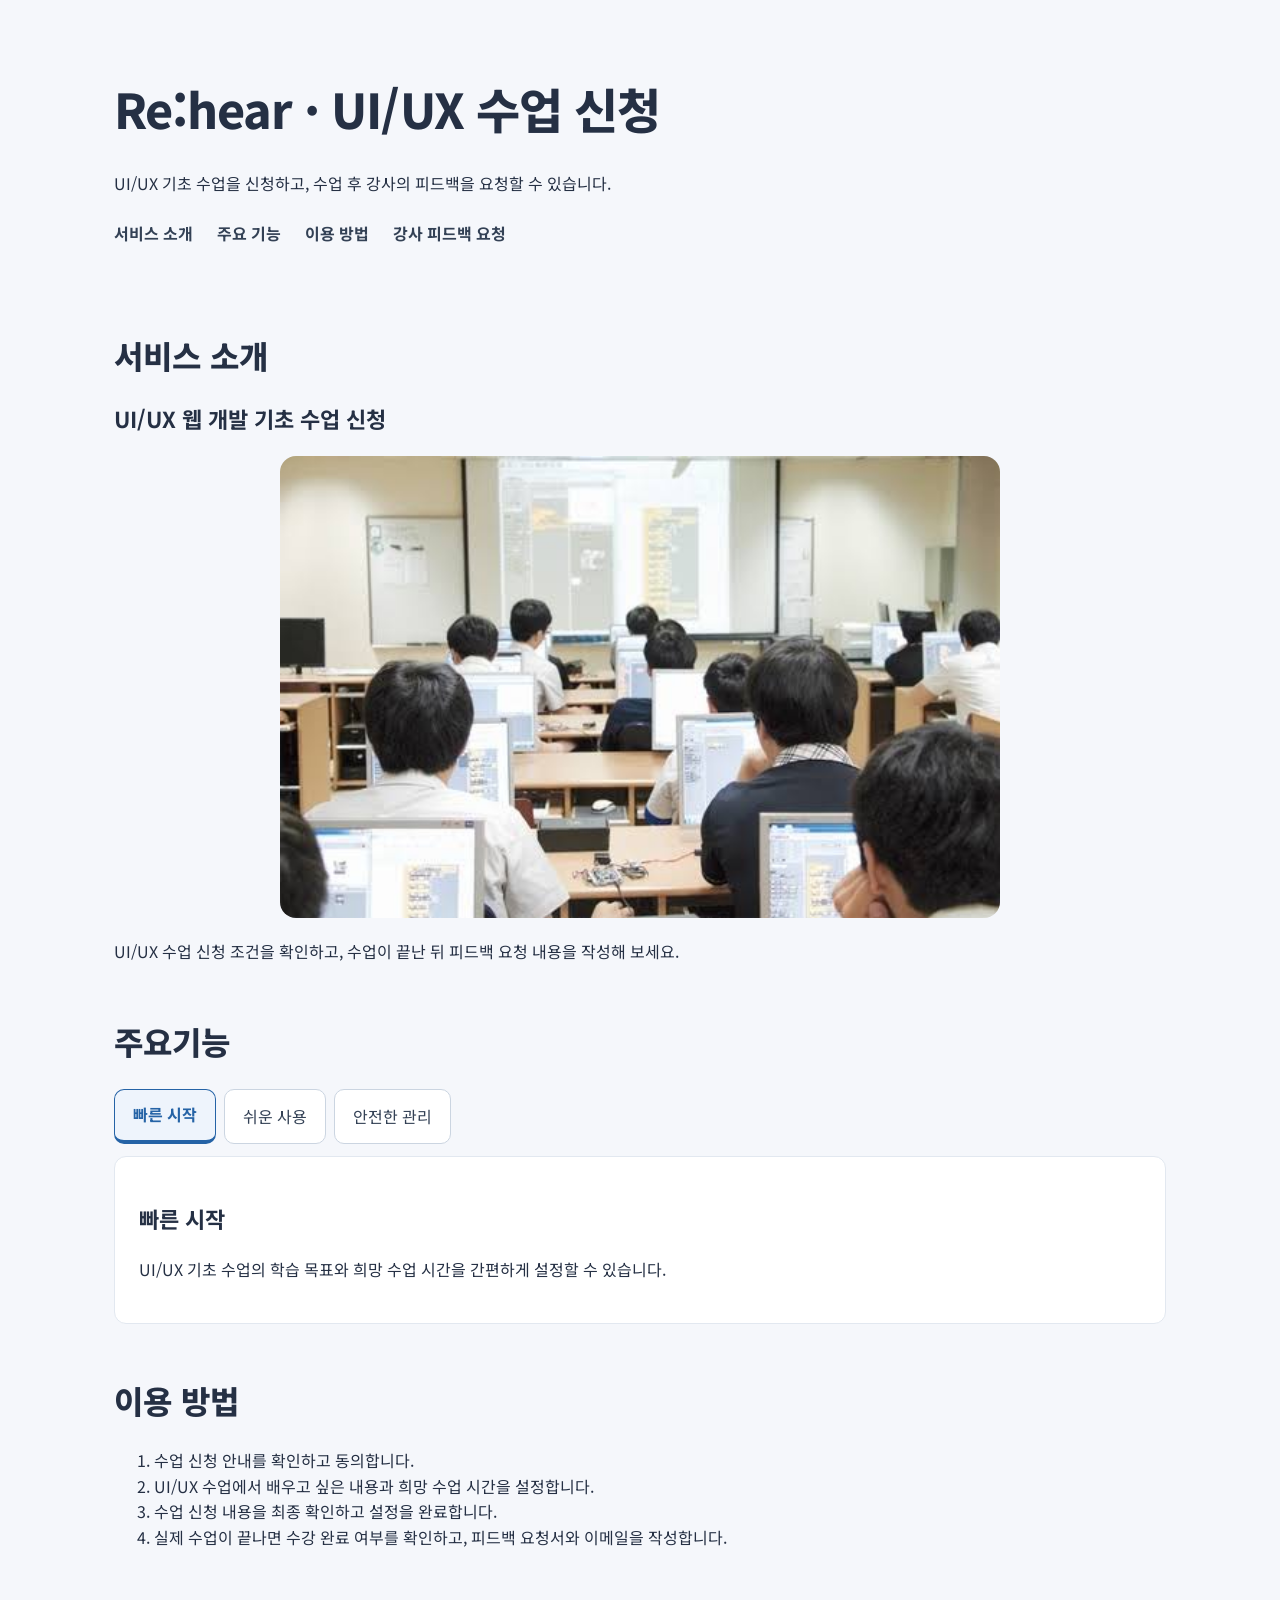
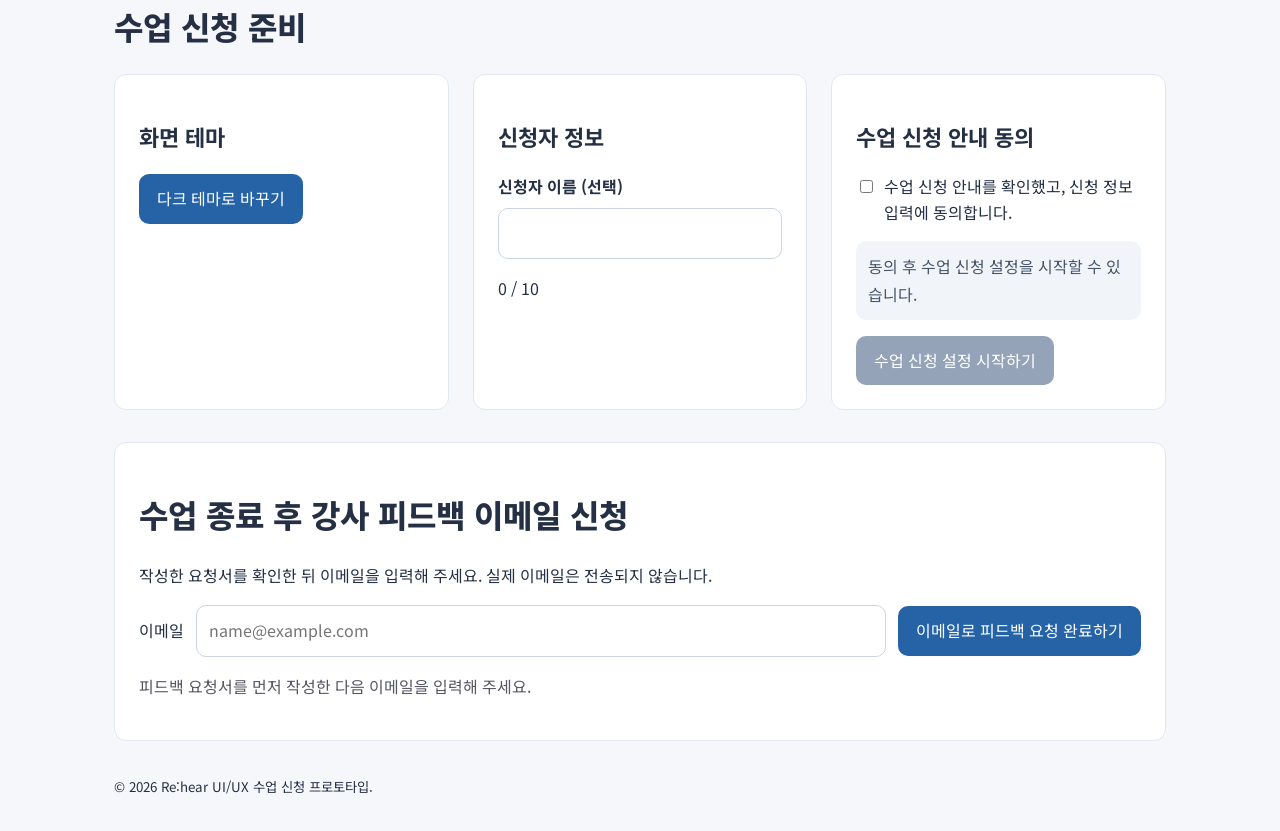
<file: index.html>
<!DOCTYPE html>
<html lang="ko">

<head>
    <meta charset="UTF-8">
    <meta name="viewport" content="width=device-width, initial-scale=1.0">
    <title>Re:hear</title>

    <link rel="preconnect" href="https://fonts.googleapis.com">
    <link rel="preconnect" href="https://fonts.gstatic.com" crossorigin>
    <link href="https://fonts.googleapis.com/css2?family=Noto+Sans+KR:wght@100..900&display=swap" rel="stylesheet">
    <link rel="stylesheet" href="style.css">
</head>
    
<body>
    <!--
      사용자: UI/UX 웹 개발 기초 수업을 신청하고 강사 피드백을 받고 싶은 학습자
      목적: UI/UX 수업 신청 과정을 안내하고 수업 후 피드백을 요청한다
      핵심 행동: 수업 신청 정보를 설정하고 수업 후 피드백 요청서와 이메일을 작성한다.
      정보 순서: 서비스 소개 → 주요 기능 → 이용 방법 → 수업 신청 → 강사 피드백 요청
      -->
    <header>
        <h1>Re:hear · UI/UX 수업 신청</h1>
        <p>UI/UX 기초 수업을 신청하고, 수업 후 강사의 피드백을 요청할 수 있습니다.</p>

        <nav aria-label="주요메뉴">
            <a href="#about">서비스 소개</a>
            <a href="#features">주요 기능</a>
            <a href="#steps">이용 방법</a>
            <a href="#subscribe">강사 피드백 요청</a>
        </nav>
    </header>

    <main>
        <section id="about">
            <h2>서비스 소개</h2>
            <h3>UI/UX 웹 개발 기초 수업 신청</h3>

            <img src="./assets/images/service.jpg" alt="코딩으로 웹을 개발하는 사용자">

            <p>UI/UX 수업 신청 조건을 확인하고, 수업이 끝난 뒤 피드백 요청 내용을 작성해 보세요.</p>
        </section>

        <section id="features">
            <h2>주요기능</h2>

            <div class="tabs" role="tablist" aria-label="기능 선택">
                <button
                    id="tab-practice"
                    class="tab is-active"
                    type="button"
                    role="tab"
                    aria-selected="true"
                    aria-controls="feature-practice"
                    data-target="#feature-practice">
                    빠른 시작
                </button>        

                <button
                    id="tab-audience"
                    class="tab"
                    type="button"
                    role="tab"
                    aria-selected="false"
                    aria-controls="feature-audience"
                    data-target="#feature-audience">
                    쉬운 사용
                </button>

                <button
                    id="tab-feedback"
                    class="tab"
                    type="button"
                    role="tab"
                    aria-selected="false"
                    aria-controls="feature-feedback"
                    data-target="#feature-feedback">
                    안전한 관리
                </button>
            </div>
            <!-- 버튼 형식으로 변경
            <ul class="feature-list">
                <li class="feature-card">    
                    <h3>.빠른시작</h3>
                    <p>UI/UX 기초 수업의 학습 목표와 희망 수업 시간을 간편하게 설정할 수 있습니다.</p>
                </li>

                <li class="feature-card">
                    <h3>쉬운사용</h3>
                    <p>서비스 안내부터 수업 신청, 피드백 요청까지 순서대로 확인할 수 있습니다.</p>
                </li>

                <li class="feature-card">
                    <h3>안전한 관리</h3>
                    <p>신청 안내에 동의한 뒤 수업 신청 설정을 시작할 수 있습니다.</p>
                </li>
            </ul> -->
            <div    
                id="feature-practice"
                class="panel is-active"
                role="tabpanel"
                aria-labelledby="tab-practice">
                <h3>빠른 시작</h3>
                <p>UI/UX 기초 수업의 학습 목표와 희망 수업 시간을 간편하게 설정할 수 있습니다.</p>
            </div>

            <div
                id="feature-audience"
                class="panel"
                role="tabpanel"
                aria-labelledby="tab-audience"
                hidden>
                <h3>쉬운 사용</h3>
                <p>서비스 안내부터 수업 신청, 피드백 요청까지 순서대로 확인할 수 있습니다.</p>
            </div>

            <div
                id="feature-feedback"
                class="panel"
                role="tabpanel"
                aria-labelledby="tab-feedback"
                hidden>
                <h3>안전한 관리</h3>
                <p>신청 안내에 동의한 뒤 수업 신청 설정을 시작할 수 있습니다.</p>
            </div>                 
        </section>

        <section id="steps">
            <h2> 이용 방법 </h2>
            <ol>
                <li>수업 신청 안내를 확인하고 동의합니다.</li>
                <li>UI/UX 수업에서 배우고 싶은 내용과 희망 수업 시간을 설정합니다.</li>
                <li>수업 신청 내용을 최종 확인하고 설정을 완료합니다.</li>
                <li>실제 수업이 끝나면 수강 완료 여부를 확인하고, 피드백 요청서와 이메일을 작성합니다.</li>
            </ol>
        </section>

        <section id="event-practice">
            <h2>수업 신청 준비</h2>

            <div class="event-grid">
                <article class="event-card">
                <h3>화면 테마</h3>
                <button id="themeButton" type="button">다크 테마로 바꾸기</button>
                </article>

                <article class="event-card">
                    <h3>신청자 정보</h3>
                    <label for="nickname">신청자 이름 (선택)</label>
                    <input type="text" id="nickname" maxlength="10">
                    <p id="nicknameCount" aria-live="polite">0 / 10</p>
                </article>

                <article class="event-card">
                    <h3>수업 신청 안내 동의</h3>
                    <label class="agree-row">
                        <input type="checkbox" id="agreeCheck">
                        수업 신청 안내를 확인했고, 신청 정보 입력에 동의합니다.
                    </label>
                    <p id="agreeMessage" aria-live="polite">
                        동의 후 수업 신청 설정을 시작할 수 있습니다.
                    </p>
                    <button id="startButton" type="button" disabled>
                        수업 신청 설정 시작하기
                    </button>
                </article>
            </div>
        </section>

        <dialog id = "recording-dialog" aria-labelledby="recording-title" aria-describedby="recording-description">
            <h2 id = "recording-title"> 수업 신청 안내 </h2>
            <p id = "recording-description"> UI/UX 수업 신청 정보를 설정합니다. 이 페이지는 과제용 프로토타입이므로 실제 수업 예약이나 정보 전송은 진행되지 않습니다. </p>
            <div class = "dialog-actions">
                <button id = "recording-cancel" type = "button"> 돌아가기 </button>
                <button id = "recording-confirm" type = "button"> 동의하고 신청 설정 시작하기 </button> 
            </div>
        </dialog>

        <section id = "training-flow" class = "training-flow" hidden>
            <h2> UI/UX 수업 신청 설정 </h2>
            <p class = "progress" aria-label="설정 진행 단계">
                <span class = "progress__item">1 · 정보</span>
                <span class = "progress__item">2 · 조건</span>
                <span class = "progress__item">3 · 확인</span>
            </p>
            
        <section class="step" data-step="1" hidden>
            <h3>수업 신청 정보를 입력해 주세요.</h3>
            <label for="presentation-title">학습 목표</label>
            <input id="presentation-title" type="text" placeholder="예: 반응형 웹페이지를 직접 만들어 보고 싶습니다" aria-describedby="title-error">
            <p id="title-error" class="error-message" aria-live="polite"></p>
            <button id="title-next" type="button">수업 조건 선택하기</button>
        </section>

        <section class="step" data-step="2" hidden>
            <h3>희망 수업 조건을 선택해 주세요.</h3>
            <label for="duration-range">희망 수업 시간</label>
            <input id="duration-range" type="range" min="0" max="2" step="1" value="1">
            <output id="duration-value" for="duration-range">60분</output>
            <label><input type="checkbox" id="qna-option">수업 중 질의응답 포함</label>
            <fieldset id="qna-options" hidden>
                <legend>희망 질문 수</legend>
                <label><input type="radio" name="qna-count" value="1">1개</label>
                <label><input type="radio" name="qna-count" value="2" checked>2개</label>
                <label><input type="radio" name="qna-count" value="3">3개</label>
            </fieldset>
            <div class="step-actions">
                <button id="option-prev" type="button">이전</button>
                <button id="option-next" type="button">내용 확인하기</button>
            </div>
        </section>
    
        <section class="step" data-step="3" hidden>
            <h3>입력한 내용을 확인해 주세요.</h3>
            <div class="summary-list">
                <div><span>학습 목표</span><strong id="summary-title"></strong></div>
                <div><span>희망 수업 시간</span><strong id="summary-duration"></strong></div>
                <div><span>질의응답</span><strong id="summary-qna"></strong></div>
            </div>
            <div class="step-actions">
                <button id="summary-prev" type="button">수정하기</button>
                <button id="finish-button" type="button">신청 내용 확인 완료</button>
            </div>
        </section>

        <section class="step complete-step" data-step="4" hidden>
            <h3>수업 신청 내용 확인이 완료되었습니다.</h3>
            <p>신청 내용을 확인했습니다. 이는 실제 예약이 아닌 시연용입니다. 수업을 수강한 뒤 피드백 요청 단계로 진행해 주세요.</p>
            <div class="step-actions"><button id="restart-button" type="button">수업 신청 다시 설정하기</button>
            <button id="feedback-open" type="button">수업 수강 후 피드백 요청하기</button></div>
        </section>

    </section>


        <!-- 중간고사 신규 기능: 7주차 설정 완료 후 수업 피드백 요청서 작성 -->
        <section id="feedback-request" class="training-flow" hidden>
            <h2>강사 피드백 요청서 작성</h2>
            <p>수업을 실제로 수강했다면 수강 여부를 체크하고 피드백받고 싶은 내용을 작성해 주세요. (수강 여부는 시연용 자가 확인이며 검증하지 않습니다.)</p>
            <p id="feedback-class" class="feedback-context" aria-live="polite"></p>
            <div class="feedback-inputs" id="feedback-inputs">
                <label class="agree-row"><input type="checkbox" id="course-finished"> UI/UX 수업을 수강했습니다. (시연용 확인)</label>
                <fieldset>
                    <legend>피드백받을 항목</legend>
                    <label><input type="radio" name="feedback-topic" value="디자인 구성"> 디자인 구성</label>
                    <label><input type="radio" name="feedback-topic" value="사용자 편의성"> 사용자 편의성</label>
                    <label><input type="radio" name="feedback-topic" value="HTML/CSS 코드"> HTML/CSS 코드</label>
                </fieldset>
                <label for="feedback-detail">강사에게 요청할 내용</label>
                <textarea id="feedback-detail" rows="4" maxlength="500" placeholder="예: 제가 만든 웹페이지의 버튼 배치가 적절한지 확인해 주세요."></textarea>
                <p id="feedback-error" class="error-message" aria-live="polite"></p>
                <div class="step-actions">
                    <button id="feedback-cancel" type="button" class="secondary-button">작성 취소</button>
                    <button id="feedback-check" type="button">피드백 요청 내용 확인</button>
                </div>
            </div>
            <div id="feedback-preview" hidden>
                <h3>작성한 피드백 요청서</h3>
                <div class="summary-list">
                    <div><span>학습 목표</span><strong id="feedback-summary-class"></strong></div>
                    <div><span>요청 항목</span><strong id="feedback-summary-topic"></strong></div>
                    <div><span>요청 내용</span><strong id="feedback-summary-detail"></strong></div>
                </div>
                <div class="step-actions">
                    <button id="feedback-edit" type="button" class="secondary-button">요청 내용 수정하기</button>
                    <button id="feedback-to-email" type="button">이메일 입력하기</button>
                </div>
            </div>
        </section>

        <section id="subscribe" class="subscribe-card">
            <h2> 수업 종료 후 강사 피드백 이메일 신청 </h2>
            <p>작성한 요청서를 확인한 뒤 이메일을 입력해 주세요. 실제 이메일은 전송되지 않습니다.</p>
            <form id="subscribe-form" novalidate>
                <label for="email">이메일</label>
                <input type="email" id="email" name="email" placeholder="name@example.com" autocomplete="email" aria-describedby="subscribeMessage">
                <button id="subscribeButton" type="submit">이메일로 피드백 요청 완료하기</button>
            </form>

            <p id="subscribeMessage" aria-live="polite">
                피드백 요청서를 먼저 작성한 다음 이메일을 입력해 주세요.
            </p>          
        </section>
    </main>


    <footer>
        <small>© 2026 Re:hear UI/UX 수업 신청 프로토타입.</small>
    </footer>

    <script src="script.js"></script>

</body>

</html>
</file>
<file: style.css>
body {
    color: #292a31;
    font-family: "Noto Sans KR", Arial, sans-serif;
    line-height: 1.6;
    margin: 0;
    background-color: #a6a6ff;
}

header,
main,
footer{
    /* 좁은 화면에서는 사용 가능한 너비에 맞춰 줄어듭니다.*/
    width: 100%;

    /* 넓은 화면에서도 콘텐츠는 1100px보다 커지지 않습니다.*/
    max-width: 1100px;

    margin: 0 auto;
    padding-left: 24px;
    padding-right: 24px;
}

img{
    display: block;
    width: 100%;
    max-width: 720px;
    height: auto;
    margin: 20px auto;
    border-radius: 16px;
}

header{
    padding-top: 48px;
    padding-bottom: 32px;
}

section{
    margin-top: 56px;
}

footer{
    padding-top: 32px;
    padding-bottom: 32px;
}

nav{
    display: flex;

    /* 메뉴가 들어갈 자리가 부족하면 다음 줄로 이동 */
    flex-wrap: wrap;

    gap: 24px;
    margin-top: 24px;
}

nav a{
    color: #5b5870;
    font-weight: 700;
    text-decoration: none;
}

h1{
    font-size: 48px;
    font-weight: 800;
    line-height: 1.2;
    letter-spacing: -0.02em;
}

h2{
    color: #000;
    font-size: 32px;
    font-weight: 800;
    line-height: 1.3;
}

h3{
    font-size: 22px;
    font-weight: 700;
    line-height: 1.4;
}

p{
    color: #000;
    line-height: 1.7;
}

.feature-list {
    list-style-type: none;
    padding-left: 0;
    margin: 0;

    display: grid;

    /* 들어갈 수 있는 만큼 열을 만들고,
    카드 너비는 최소 260px부터 남은 공간까지 사용 */
    grid-template-columns: repeat(auto-fit, minmax(260px, 1fr));

    /* 카드가 좁게 눌리지 않고 다음 줄로 이동
    flex-wrap: wrap;

    align-items: stretch; 삭제*/
    gap: 24px;
}

.feature-card {
    min-width: 0;
    padding: 20px 24px;
    margin-bottom: 0;
    border: 1px solid #009fc7;
    border-radius: 12px;
    background-color: #b5f7bc;
}

*,
*::before,
*::after {
    box-sizing: border-box;
}

.subscribe-card{
    padding: 24px;
    margin-top: 32px;
    background-color: #fffefe;
    border: 1px solid #fffefe;
    border-radius: 12px;
}

.feature-list{
    grid-template-columns: 1fr;
}

form{
    display: flex;
    align-items: center;
    gap: 12px;
}

input{
    flex: 1;
    min-width: 0;
    padding: 12px;
    border: 1px solid #b8b7c5;
    border-radius: 10px;
}

button{
    padding: 12px 18px;
    border: 0;
    border-radius: 10px;
    color: #ffffff;
    background-color: #4cffa3;
    cursor: pointer;
    transition: background-color 0.2s, transform 0.2s;
}

input,
button{
    font: inherit;
}

button:hover{
    background-color: #148e4b;
}

button:focus,
input:focus{
    outline: 3px solid #a4fab4;
    outline-offset: 2px;
}

button:active{
    transform: translate(1px);
}

/* 5주차: 이메일 신청 결과 안내 */
#subscribeMessage {
  margin-top: 16px;
  color: #555763;
}

#subscribeMessage.is-success {
  color: #245c3a;
  background-color: #e7f7ed;
  padding: 12px;
  border-radius: 10px;
  font-weight: 700;
}

#subscribeMessage.is-error {
  color: #9b1c1c;
  background-color: #ffe9e9;
  padding: 12px;
  border-radius: 10px;
  font-weight: 700;
}

#subscribeButton:disabled {
  color: #ffffff;
  background-color: #a8a8b2;
  cursor: not-allowed;
}

.event-grid{
    display: grid;
    grid-template-columns: repeat(auto-fit, minmax(260px, 1fr));
    gap: 24px;
}

.event-card{
    min-width: 0;
    padding: 24px;
    border: 1px solid #deddea;
    border-radius: 12px;
    background-color: #ffffff;
}

.event-card label:not(.agree-row){
    display: block;
    margin-bottom: 8px;
    font-weight: 700;
}

.event-card input[type="text"]{
    width: 100%;
}

.agree-row{
    display: flex;
    align-items: flex-start;
    gap: 8px;
}

.agree-row input{
    flex: 0 0 auto;
    margin-top: 6px;
}

#startButton:disabled {
    color: #ffffff;
    background-color: #a8a8b2;
    cursor: not-allowed;
}

/* 다크 테마 설정시 */
body.dark{
    color: #f4f4f8;
    background-color: #20212a; 
}

body.dark p,
body.dark nav a{
    color: #d8d8e2;
}

body.dark .feature-card,
body.dark .event-card,
body.dark .subscribe-card{
    border-color: #50515f;
    background-color: #2d2e38;
}

#agreeMessage{
    padding: 12px;
    border-radius: 10px;
    background-color: #ecebf2; 
}

#agreeMessage.is-ready{ 
    color: #245c3a; 
    background-color: #e7f7ed; 
    font-weight: 700; 
}

/* 6주차: 탭 */
.tabs{ 
    display: flex; 
    flex-wrap: wrap; 
    gap: 8px; 
    margin-bottom: 12px; 
}

.tab{
    color: #5b5870;
    background-color: #ffffff;
    border: 1px solid #deddea; 
}

.tab:hover{
    color: #ffffff; 
    background-color: #4b43db; 
}

.tab.is-active {
    color: #635bff;
    background-color: #ffffff;
    border-color: #635bff;
    border-bottom: 4px solid currentColor;
    font-weight: 700;
}

.panel{ 
    padding: 24px; 
    border: 1px solid #deddea; 
    border-radius: 12px; 
    background-color: #f4f3ff; 
}

.panel[hidden]{ 
    display: none; 
}

body.dark .tab{
    color: #d8d8e2; 
    background-color: #2d2e38;
    border-color: #50515f; 
}

body.dark .tab.is-active{
    color: #c2beff; 
    border-color: #c2beff; 
}

body.dark .panel
{
    background-color: #2d2e38;
    border-color: #50515f;
}

/* 7주차 */
#recording-dialog{
    width: min(520px, calc(100% - 32px));
    max-width: none;
    padding: 24px;
    border: 1px solid #deddea;
    border-radius: 12px;
    background: #fff;
    color: #27232c;
}

#recording-dialog::backdrop {background: rgba(30, 20, 39, .6);}
#recording-dialog .dialog-actions {display: flex; gap: 12px; justify-content: flex-end; margin-top: 20px;}
#recording-dialog button {min-height: 44px;}
body.dark #recording-dialog {background: #50515f; color: #fff;}

.training-flow{
    padding: 24px;
    border: 1px solid #deddea;
    border-radius: 12px;
    background-color: #ffffff;
}

.training-flow[hidden],
.training-flow .step[hidden],
.training-flow fieldset[hidden] {display: none;}
.training-flow .progress {display: flex; flex-wrap: wrap; gap: 12px}
.training-flow .progress__item.is-active{
    color: #635bff;
    font-weight: 800;
}

.training-flow .error-message{
    min-height: 24px;
    color: #9d243d;
    font-weight: 700;
}
.training-flow #presentation-title.has-error {border-color: #9d243d;}
.training-flow #duration-range {width: 100%; accent-color: #635bff;}
.training-flow input[type="checkbox"],
.training-flow input[type="radio"] {
    flex: 0 0 auto;
    width: auto;
    accent-color: #635bff;
}

.training-flow .summary-list > div {
    display: flex;
    justify-content: space-between;
    gap: 16px;
    padding: 12px 0;
    border-bottom: 1px solid #deddea;
}

.training-flow .step-actions{
    display: flex;
    gap: 12px;
    margin-top: 20px;
}

body.dark .training-flow{
    background-color: #50515f;
    border-color: #2d2e38;
}

/* 웹페이지가 표시되는 가로 폭이 768px 이하일 때만 적용 */
@media (max-width: 768px) {
    body{
        font-size: 16px;
    }

    header{
        padding-top: 32px;
        padding-bottom: 24px;
    }

    section{
        margin-top: 40px;
    }

    h1{
        font-size: 36px;
    }

    h2{
        font-size: 28px;
    }

    /* 가로 메뉴를 위에서 아래로 배치 */
    nav{
        flex-direction: column;
        align-items: stretch;
        gap: 8px;
    }

    nav a{
        /* 링크 글자 주변에도 누를 수 있는 여백 추가*/
        padding: 8px 0;
    }

    .feature-list{
        grid-template-columns: 1fr;
    }

    /*
    .feature-card{
        /* 세로 배치에서는 260px을 카드 높이로 사용하지 않음 
        flex: none;
        width: 100%;
    } */

    /* 이메일 입력창과 버튼도 한 열로 배치 */
    form{
        flex-direction: column;
        align-items: stretch;
    }

    input,
    button{
        width: 100%;
    }

    button{
        /* 모바일에서도 버튼의 누르는 영역이 너무 낮아지지 않게 설정 */
        min-height: 48px;
    }

    .tab{
        width: 100%;
        text-align: left;
    }

    .training-flow {padding: 20px;}
    #recording-dialog .dialog-actions {flex-direction: column-reverse;}
    #recording-dialog .dialog-actions button {width: 100%;}
    .training-flow .step-actions {flex-direction: column-reverse;}
    .training-flow .step-actions button {width: 100%;}
    .training-flow input[type="checkbox"],
    .training-flow input[type="radio"] {width: auto;}
}

/* 중간고사 디자인 정리: 수업 신청 페이지용 색상 변경 (기존 배치 유지) */
body {
    color: #253044;
    background-color: #f5f7fb;
}

h2, h3, p { color: #253044; }
nav a { color: #334155; }
nav a:hover { color: #2456a6; }

.feature-card, .event-card, .subscribe-card, .training-flow {
    color: #253044;
    background-color: #ffffff;
    border-color: #e2e8f0;
}
.feature-card { background-color: #ffffff; }
.panel {
    color: #253044;
    background-color: #ffffff;
    border-color: #e2e8f0;
}

input, textarea, select {
    color: #253044;
    background-color: #ffffff;
    border-color: #cbd5e1;
}
button {
    color: #ffffff;
    background-color: #2563a6;
}
button:hover { background-color: #1e4f86; }
button:focus, input:focus, textarea:focus, select:focus {
    outline-color: #93b4dd;
}
.tab {
    color: #334155;
    background-color: #ffffff;
    border-color: #cbd5e1;
}
.tab:hover { color: #ffffff; background-color: #2563a6; }
.tab.is-active {
    color: #2563a6;
    background-color: #eef4fc;
    border-color: #2563a6;
}
#agreeMessage { color: #475569; background-color: #f1f5f9; }
#agreeMessage.is-ready, #subscribeMessage.is-success {
    color: #166534;
    background-color: #edf7ef;
}
#subscribeMessage.is-error {
    color: #991b1b;
    background-color: #fef2f2;
}
#startButton:disabled, #subscribeButton:disabled {
    color: #ffffff;
    background-color: #94a3b8;
}
#recording-dialog {
    color: #253044;
    background-color: #ffffff;
    border-color: #e2e8f0;
}
#recording-dialog::backdrop { background: rgba(15, 23, 42, .45); }
.training-flow .progress__item.is-active { color: #2563a6; }
.training-flow .error-message { color: #b42318; }
.training-flow #presentation-title.has-error { border-color: #b42318; }
.training-flow #duration-range { accent-color: #2563a6; }
.training-flow input[type="checkbox"], .training-flow input[type="radio"] {
    accent-color: #2563a6;
}
.training-flow .summary-list > div { border-bottom-color: #e2e8f0; }

/* 기존 다크 모드 기능 유지: 차분한 회색 계열 */
body.dark { color: #edf2f7; background-color: #151c29; }
body.dark h2, body.dark h3, body.dark p, body.dark nav a { color: #edf2f7; }
body.dark .feature-card, body.dark .event-card,
body.dark .subscribe-card, body.dark .training-flow,
body.dark .panel {
    color: #edf2f7;
    background-color: #222c3c;
    border-color: #3b485b;
}
body.dark .tab { color: #edf2f7; background-color: #222c3c; border-color: #3b485b; }
body.dark .tab.is-active { color: #bdd7fb; border-color: #7ca8e1; background-color: #2b3d56; }
body.dark #recording-dialog { color: #edf2f7; background-color: #222c3c; border-color: #3b485b; }
body.dark #agreeMessage { color: #334155; background-color: #f1f5f9; }
body.dark #agreeMessage.is-ready { color: #166534; background-color: #edf7ef; }
body.dark .training-flow .error-message { color: #fda4af; }


/* 중간고사 신규 요청서: 기존 수업 신청 배치와 색상 유지 */
#feedback-request { margin-top: 32px; }
#feedback-request[hidden], #feedback-preview[hidden], #feedback-inputs[hidden] { display: none; }
.feedback-context { padding: 12px 16px; background: #eef4fc; border-radius: 10px; }
.feedback-inputs { display: flex; flex-direction: column; gap: 12px; }
.feedback-inputs fieldset { border: 1px solid #cbd5e1; border-radius: 10px; padding: 14px; }
.feedback-inputs fieldset label { display: inline-flex; align-items: center; gap: 6px; margin: 8px 16px 4px 0; }
.feedback-inputs input[type="radio"] { flex: none; width: auto; accent-color: #2563a6; }
.feedback-inputs textarea { display: block; width: 100%; min-height: 110px; padding: 12px; border: 1px solid #cbd5e1; border-radius: 10px; font: inherit; resize: vertical; }
.feedback-inputs .error-message { color: #b42318; margin: 0; }
#feedback-summary-detail { overflow-wrap: anywhere; max-width: 70%; text-align: right; white-space: pre-wrap; }
.secondary-button { background-color: #64748b; }
.secondary-button:hover { background-color: #475569; }
button:disabled { cursor: not-allowed; background-color: #94a3b8; }
body.dark .feedback-context { color: #edf2f7; background: #2b3d56; }
body.dark .feedback-inputs fieldset { border-color: #3b485b; }
body.dark .feedback-inputs .error-message { color: #fda4af; }
body.dark #feedback-summary-detail { color: #edf2f7; }
body.dark .training-flow .summary-list strong, body.dark .training-flow .summary-list span { color: #edf2f7; }
@media (max-width: 768px) {
  .feedback-inputs fieldset label { display: flex; }
  #feedback-summary-detail { max-width: 60%; }
}

/* 상태 메시지·타이틀 다크모드 대비 보완 */
body.dark #subscribeMessage:not(.is-success):not(.is-error) { color: #edf2f7; }
body.dark #subscribeMessage.is-success { color: #166534; }
body.dark #subscribeMessage.is-error { color: #991b1b; }
body.dark .training-flow label, body.dark .feedback-inputs legend { color: #edf2f7; }

/* 수강 여부 확인: 신규 피드백 요청 상태 */
#feedback-request .agree-row { display: flex; align-items: center; gap: 8px; }
#feedback-request .agree-row input { flex: 0 0 auto; width: auto; }
body.dark #feedback-request .agree-row { color: #edf2f7; }
</file>
